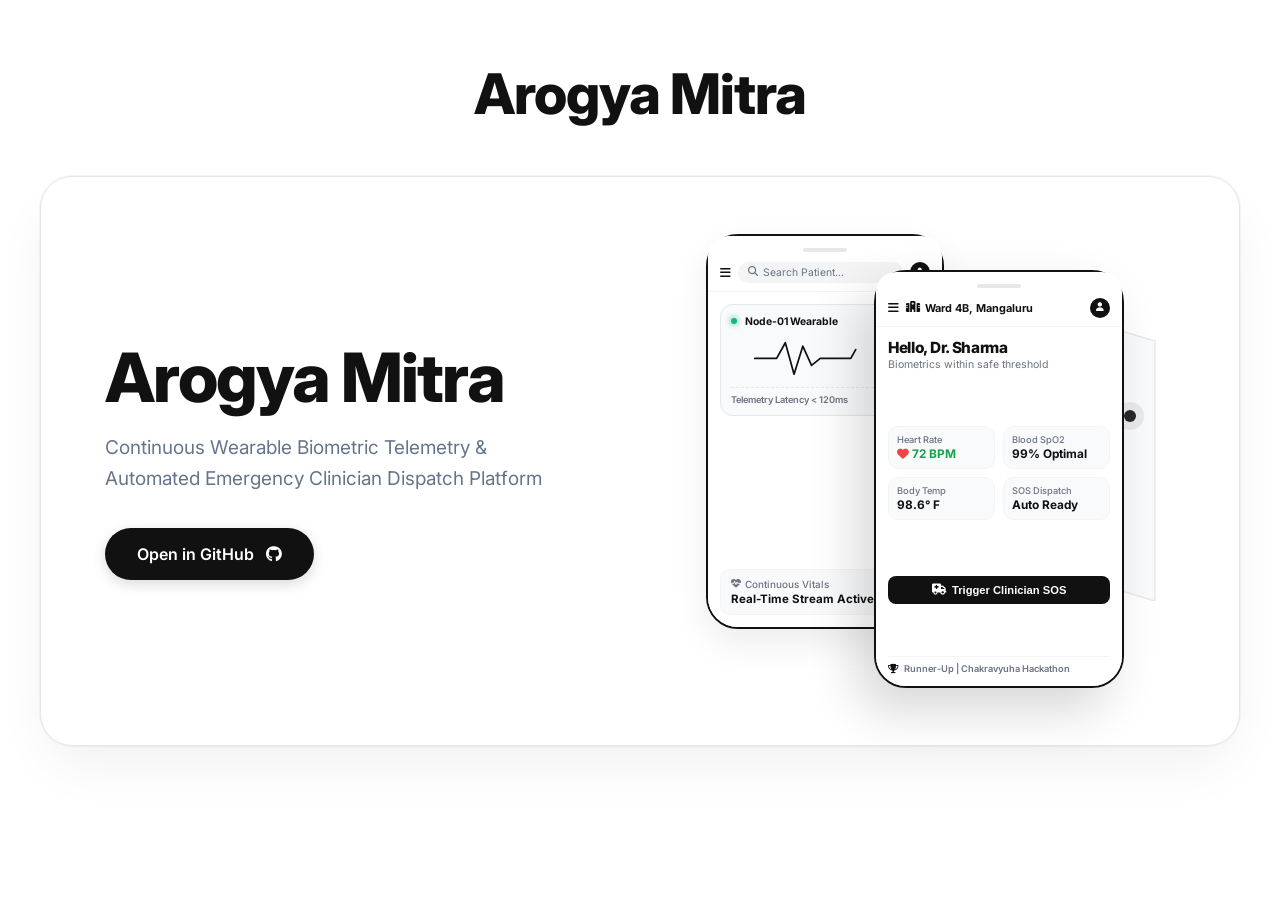
<file: arogya-mitra.html>
<!DOCTYPE html>
<html lang="en">
<head>
  <meta charset="UTF-8">
  <meta name="viewport" content="width=device-width, initial-scale=1.0, viewport-fit=cover">
  <title>Arogya Mitra | Continuous Wearable Biometric Telemetry</title>

  <!-- Google Fonts: Inter, JetBrains Mono -->
  <link rel="preconnect" href="https://fonts.googleapis.com">
  <link rel="preconnect" href="https://fonts.gstatic.com" crossorigin>
  <link href="https://fonts.googleapis.com/css2?family=Inter:wght@400;500;600;700;800;900&family=JetBrains+Mono:wght@400;500;700&display=swap" rel="stylesheet">

  <!-- FontAwesome Icons -->
  <link rel="stylesheet" href="https://cdnjs.cloudflare.com/ajax/libs/font-awesome/6.5.1/css/all.min.css">

  <style>
    /* Design Tokens: Black & White Theme */
    :root {
      --bg-page: #ffffff;
      --bg-card: #ffffff;
      --text-main: #111111;
      --text-muted: #64748b;
      --border-card: #e5e7eb;
      --font-main: 'Inter', -apple-system, BlinkMacSystemFont, sans-serif;
    }

    * {
      box-sizing: border-box;
      margin: 0;
      padding: 0;
    }

    /* PAGE: White background (#ffffff) */
    body {
      background-color: var(--bg-page);
      font-family: var(--font-main);
      min-height: 100vh;
      display: flex;
      flex-direction: column;
      align-items: center;
      justify-content: flex-start;
      padding: 60px 24px 80px 24px;
      color: var(--text-main);
      -webkit-font-smoothing: antialiased;
    }

    /* Centered heading "Arogya Mitra", Inter, weight 800, ~56px, color #111, letter-spacing -0.02em */
    .page-heading {
      font-size: clamp(40px, 5vw, 56px);
      font-weight: 800;
      color: #111111;
      letter-spacing: -0.02em;
      text-align: center;
      margin-bottom: 48px;
    }

    /* HERO CARD: max-width ~1200px, min-height ~570px, radius 32px, background #ffffff */
    .hero-card {
      width: 100%;
      max-width: 1200px;
      min-height: 570px;
      background: var(--bg-card);
      border: 1.5px solid var(--border-card);
      border-radius: 32px;
      position: relative;
      overflow: visible;
      box-shadow: 0 24px 60px -15px rgba(0, 0, 0, 0.08), 0 0 1px 1px rgba(0, 0, 0, 0.04);
      display: flex;
      align-items: center;
      padding: 50px 64px;
    }

    /* Two-column layout */
    .card-layout {
      width: 100%;
      display: flex;
      align-items: center;
      justify-content: space-between;
      gap: 56px;
      position: relative;
      z-index: 2;
    }

    /* LEFT: Title, Description, Button */
    .left-col {
      flex: 1;
      max-width: 500px;
      display: flex;
      flex-direction: column;
      align-items: flex-start;
    }

    .project-title {
      font-size: clamp(48px, 6vw, 68px);
      font-weight: 800;
      color: #111111;
      letter-spacing: -0.03em;
      line-height: 1.05;
      margin-bottom: 20px;
    }

    .project-tagline {
      font-size: 19px;
      color: var(--text-muted);
      line-height: 1.6;
      margin-bottom: 34px;
      max-width: 480px;
      font-weight: 400;
    }

    /* Solid black pill button "Open in GitHub" + GitHub icon */
    .btn-github {
      background: #111111;
      color: #ffffff;
      font-family: var(--font-main);
      font-size: 16px;
      font-weight: 600;
      padding: 16px 32px;
      border-radius: 999px;
      display: inline-flex;
      align-items: center;
      gap: 12px;
      text-decoration: none;
      transition: all 0.25s cubic-bezier(0.16, 1, 0.3, 1);
      box-shadow: 0 4px 14px rgba(0, 0, 0, 0.15);
    }

    .btn-github:hover {
      background: #27272a;
      color: #ffffff;
      transform: translateY(-2px);
      box-shadow: 0 8px 24px rgba(0, 0, 0, 0.25);
    }

    /* RIGHT: Vector Backdrop & Dual Phone Mockups */
    .right-col {
      position: relative;
      display: flex;
      align-items: center;
      justify-content: center;
      width: 520px;
      min-height: 460px;
    }

    /* Folded Vector Map Backdrop */
    .vector-backdrop {
      position: absolute;
      right: 10px;
      top: 50%;
      transform: translateY(-50%);
      width: 320px;
      height: 280px;
      pointer-events: none;
      z-index: 1;
      opacity: 0.9;
    }

    .vector-svg {
      width: 100%;
      height: 100%;
    }

    /* Dual Phones Container */
    .dual-phones-wrap {
      position: relative;
      display: flex;
      align-items: flex-start;
      justify-content: center;
      width: 100%;
      z-index: 2;
    }

    .phone-mockup {
      background: #ffffff;
      border-radius: 32px;
      display: flex;
      flex-direction: column;
      position: relative;
      transition: transform 0.3s cubic-bezier(0.16, 1, 0.3, 1), box-shadow 0.3s ease;
      user-select: none;
      box-sizing: border-box;
    }

    /* Back Phone */
    .phone-back {
      width: 238px;
      height: 395px;
      border: 2.5px solid #111111;
      box-shadow: 0 14px 34px rgba(0, 0, 0, 0.08);
      z-index: 1;
    }

    /* Front Phone */
    .phone-front {
      width: 250px;
      height: 418px;
      border: 2.5px solid #111111;
      box-shadow: -16px 22px 50px rgba(0, 0, 0, 0.16);
      z-index: 2;
      margin-left: -70px;
      margin-top: 36px;
      animation: floatSlow 5s ease-in-out infinite;
    }

    @keyframes floatSlow {
      0%, 100% { transform: translateY(0); }
      50% { transform: translateY(-8px); }
    }

    .dual-phones-wrap:hover .phone-back {
      transform: translateY(-4px) translateX(-3px);
    }

    .dual-phones-wrap:hover .phone-front {
      transform: translateY(-12px) translateX(3px);
      box-shadow: -20px 28px 60px rgba(0, 0, 0, 0.24);
    }

    /* Phone Speaker Notch */
    .phone-speaker-bar {
      height: 20px;
      display: flex;
      align-items: center;
      justify-content: center;
      padding-top: 8px;
      background: inherit;
      border-top-left-radius: 30px;
      border-top-right-radius: 30px;
    }

    .phone-camera-lens {
      width: 44px;
      height: 4px;
      background: #e5e7eb;
      border-radius: 9999px;
    }

    .phone-screen {
      flex: 1;
      display: flex;
      flex-direction: column;
      overflow: hidden;
      background: #ffffff;
      border-bottom-left-radius: 30px;
      border-bottom-right-radius: 30px;
    }

    .phone-screen-header {
      display: flex;
      align-items: center;
      justify-content: space-between;
      padding: 0.35rem 0.75rem 0.5rem;
      border-bottom: 1px solid #f3f4f6;
      gap: 0.45rem;
    }

    .phone-header-icon {
      font-size: 0.76rem;
      color: #111111;
    }

    .phone-search-pill {
      display: flex;
      align-items: center;
      gap: 0.35rem;
      background: #f3f4f6;
      border-radius: 9999px;
      padding: 0.25rem 0.6rem;
      font-size: 0.65rem;
      color: #6b7280;
      flex: 1;
    }

    .phone-location-tag {
      display: flex;
      align-items: center;
      gap: 0.3rem;
      font-size: 0.68rem;
      font-weight: 700;
      color: #111111;
      flex: 1;
      white-space: nowrap;
    }

    .phone-location-tag i {
      color: #111111;
      font-size: 0.7rem;
    }

    .phone-avatar-dot {
      width: 20px;
      height: 20px;
      border-radius: 50%;
      background: #111111;
      color: #ffffff;
      display: flex;
      align-items: center;
      justify-content: center;
      font-size: 0.55rem;
    }

    .phone-screen-body {
      padding: 0.75rem;
      display: flex;
      flex-direction: column;
      flex: 1;
      justify-content: space-between;
    }

    /* Live ECG Animated Waveform */
    .phone-ecg-view {
      background: #f9fafb;
      border-radius: 12px;
      border: 1px solid #e5e7eb;
      padding: 0.65rem;
    }

    .phone-map-header {
      display: flex;
      align-items: center;
      gap: 0.45rem;
      margin-bottom: 0.4rem;
    }

    .pulse-dot {
      width: 6px;
      height: 6px;
      border-radius: 50%;
      background: #10b981;
      box-shadow: 0 0 6px #10b981;
    }

    .phone-map-status {
      font-size: 0.65rem;
      font-weight: 700;
      color: #111111;
    }

    .vital-wave-canvas {
      height: 48px;
      display: flex;
      align-items: center;
      justify-content: center;
      overflow: hidden;
    }

    .vital-phone-svg {
      width: 100%;
      height: 100%;
    }

    .ecg-animated-path {
      stroke-dasharray: 200;
      animation: ecgPulse 2.6s linear infinite;
    }

    @keyframes ecgPulse {
      0% { stroke-dashoffset: 200; }
      100% { stroke-dashoffset: -200; }
    }

    .phone-map-footer {
      font-size: 0.58rem;
      color: #6b7280;
      font-weight: 600;
      border-top: 1px dashed #e5e7eb;
      padding-top: 0.35rem;
      margin-top: 0.3rem;
    }

    .phone-sub-card {
      background: #f9fafb;
      border: 1px solid #f3f4f6;
      border-radius: 10px;
      padding: 0.5rem 0.6rem;
      display: flex;
      flex-direction: column;
      gap: 0.15rem;
    }

    .psc-label {
      font-size: 0.62rem;
      color: #6b7280;
      font-weight: 500;
      display: flex;
      align-items: center;
      gap: 0.3rem;
    }

    .psc-val {
      font-size: 0.72rem;
      font-weight: 700;
      color: #111111;
    }

    /* Front Phone Content */
    .phone-greeting-box {
      margin-bottom: 0.5rem;
    }

    .phone-greeting-title {
      font-size: 0.96rem;
      font-weight: 800;
      color: #111111;
      letter-spacing: -0.02em;
      line-height: 1.15;
    }

    .phone-greeting-sub {
      font-size: 0.66rem;
      color: #6b7280;
      margin-top: 2px;
    }

    .phone-quick-grid {
      display: grid;
      grid-template-columns: 1fr 1fr;
      gap: 0.45rem;
      margin-bottom: 0.55rem;
    }

    .phone-quick-card {
      background: #f9fafb;
      border: 1px solid #f3f4f6;
      border-radius: 10px;
      padding: 0.45rem 0.5rem;
      display: flex;
      flex-direction: column;
    }

    .pqc-label {
      font-size: 0.58rem;
      color: #6b7280;
      font-weight: 500;
      margin-bottom: 0.15rem;
    }

    .pqc-val {
      font-size: 0.74rem;
      font-weight: 700;
      color: #111111;
    }

    .pqc-val.highlight {
      color: #16a34a;
    }

    .beat-icon {
      color: #ef4444;
      display: inline-block;
      animation: heartBeat 1.4s ease-in-out infinite;
    }

    @keyframes heartBeat {
      0%, 100% { transform: scale(1); }
      50% { transform: scale(1.3); }
    }

    /* Black Clinician SOS button */
    .phone-action-btn {
      background: #111111;
      color: #ffffff;
      font-size: 0.7rem;
      font-weight: 600;
      padding: 0.5rem 0.65rem;
      border-radius: 8px;
      border: none;
      cursor: pointer;
      display: flex;
      align-items: center;
      justify-content: center;
      gap: 0.4rem;
      transition: all 0.2s ease;
      width: 100%;
    }

    .phone-action-btn:hover {
      background: #27272a;
      transform: scale(1.02);
    }

    .phone-award-strip {
      display: flex;
      align-items: center;
      gap: 0.35rem;
      font-size: 0.58rem;
      color: #6b7280;
      font-weight: 600;
      margin-top: 0.4rem;
      padding-top: 0.35rem;
      border-top: 1px solid #f3f4f6;
    }

    .phone-award-strip i {
      color: #111111;
    }

    /* Responsive */
    @media (max-width: 1024px) {
      .hero-card {
        padding: 44px 32px;
      }
      .card-layout {
        flex-direction: column;
        align-items: center;
        text-align: center;
        gap: 40px;
      }
      .left-col {
        align-items: center;
        max-width: 100%;
      }
      .project-title {
        font-size: 46px;
      }
    }

    @media (max-width: 600px) {
      body {
        padding: 40px 16px 60px 16px;
      }
      .hero-card {
        padding: 32px 18px;
        border-radius: 24px;
      }
      .right-col {
        width: 100%;
        min-height: auto;
      }
      .vector-backdrop {
        display: none;
      }
      .phone-mockup.phone-back {
        display: none;
      }
      .phone-mockup.phone-front {
        margin-left: 0;
        margin-top: 0;
        width: 100%;
        max-width: 270px;
      }
    }
  </style>
</head>
<body>

  <!-- PAGE HEADING -->
  <h1 class="page-heading">Arogya Mitra</h1>

  <!-- HERO CARD (Black and White Theme) -->
  <div class="hero-card">
    <div class="card-layout">
      <!-- LEFT COLUMN -->
      <div class="left-col">
        <h2 class="project-title">Arogya Mitra</h2>
        <p class="project-tagline">Continuous Wearable Biometric Telemetry &amp; Automated Emergency Clinician Dispatch Platform</p>
        <a href="https://github.com/Rifan108" target="_blank" rel="noopener noreferrer" class="btn-github">
          Open in GitHub <i class="fa-brands fa-github"></i>
        </a>
      </div>

      <!-- RIGHT COLUMN: Dual Phones & Vector Backdrop -->
      <div class="right-col">
        <!-- Folded Vector Route Map in Background -->
        <div class="vector-backdrop" aria-hidden="true">
          <svg class="vector-svg" viewBox="0 0 320 280" fill="none" xmlns="http://www.w3.org/2000/svg">
            <polygon points="20,20 100,0 100,260 20,280" fill="#f3f4f6" stroke="#e5e7eb" stroke-width="1.5" />
            <polygon points="100,0 180,25 180,285 100,260" fill="#f9fafb" stroke="#e5e7eb" stroke-width="1.5" />
            <polygon points="180,25 260,5 260,265 180,285" fill="#f3f4f6" stroke="#e5e7eb" stroke-width="1.5" />
            <polygon points="260,5 310,20 310,280 260,265" fill="#f9fafb" stroke="#e5e7eb" stroke-width="1.5" />
            <path d="M40 220 L90 140 L170 170 L285 95" stroke="#9ca3af" stroke-width="2.5" stroke-dasharray="4,4" />
            <circle cx="285" cy="95" r="14" fill="#e5e7eb" />
            <circle cx="285" cy="95" r="6" fill="#111111" />
            <circle cx="90" cy="140" r="4" fill="#6b7280" />
          </svg>
        </div>

        <div class="dual-phones-wrap">
          <!-- Back Phone: Animated ECG Waveform -->
          <div class="phone-mockup phone-back">
            <div class="phone-speaker-bar"><span class="phone-camera-lens"></span></div>
            <div class="phone-screen">
              <div class="phone-screen-header">
                <span class="phone-header-icon"><i class="fa-solid fa-bars"></i></span>
                <div class="phone-search-pill">
                  <i class="fa-solid fa-magnifying-glass"></i>
                  <span>Search Patient...</span>
                </div>
                <div class="phone-avatar-dot"><i class="fa-solid fa-user-doctor"></i></div>
              </div>
              <div class="phone-screen-body">
                <div class="phone-ecg-view">
                  <div class="phone-map-header">
                    <span class="pulse-dot"></span>
                    <span class="phone-map-status">Node-01 Wearable</span>
                  </div>
                  <div class="vital-wave-canvas">
                    <svg viewBox="0 0 160 55" class="vital-phone-svg" fill="none" xmlns="http://www.w3.org/2000/svg">
                      <path class="ecg-animated-path"
                        d="M0 28 L25 28 L35 10 L45 46 L55 14 L65 36 L75 28 L110 28 L120 10 L130 46 L140 18 L150 28 L160 28"
                        stroke="#111111" stroke-width="2" stroke-linecap="round" stroke-linejoin="round" />
                    </svg>
                  </div>
                  <div class="phone-map-footer">
                    <span>Telemetry Latency &lt; 120ms</span>
                  </div>
                </div>
                <div class="phone-sub-card">
                  <span class="psc-label"><i class="fa-solid fa-heart-pulse"></i> Continuous Vitals</span>
                  <span class="psc-val">Real-Time Stream Active</span>
                </div>
              </div>
            </div>
          </div>

          <!-- Front Phone: Clinician SOS Dashboard -->
          <div class="phone-mockup phone-front">
            <div class="phone-speaker-bar"><span class="phone-camera-lens"></span></div>
            <div class="phone-screen">
              <div class="phone-screen-header">
                <span class="phone-header-icon"><i class="fa-solid fa-bars"></i></span>
                <div class="phone-location-tag">
                  <i class="fa-solid fa-hospital"></i>
                  <span>Ward 4B, Mangaluru</span>
                </div>
                <div class="phone-avatar-dot"><i class="fa-solid fa-user"></i></div>
              </div>
              <div class="phone-screen-body">
                <div class="phone-greeting-box">
                  <h3 class="phone-greeting-title">Hello, Dr. Sharma</h3>
                  <p class="phone-greeting-sub">Biometrics within safe threshold</p>
                </div>

                <div class="phone-quick-grid">
                  <div class="phone-quick-card">
                    <span class="pqc-label">Heart Rate</span>
                    <span class="pqc-val highlight"><i class="fa-solid fa-heart beat-icon"></i> 72 BPM</span>
                  </div>
                  <div class="phone-quick-card">
                    <span class="pqc-label">Blood SpO2</span>
                    <span class="pqc-val">99% Optimal</span>
                  </div>
                  <div class="phone-quick-card">
                    <span class="pqc-label">Body Temp</span>
                    <span class="pqc-val">98.6° F</span>
                  </div>
                  <div class="phone-quick-card">
                    <span class="pqc-label">SOS Dispatch</span>
                    <span class="pqc-val">Auto Ready</span>
                  </div>
                </div>

                <!-- Interactive SOS Action Button -->
                <button type="button" class="phone-action-btn" id="btn-sos">
                  <i class="fa-solid fa-truck-medical"></i> <span>Trigger Clinician SOS</span>
                </button>

                <div class="phone-award-strip">
                  <i class="fa-solid fa-trophy"></i> <span>Runner-Up | Chakravyuha Hackathon</span>
                </div>
              </div>
            </div>
          </div>

        </div>
      </div>
    </div>
  </div>

  <script>
    // Clinician SOS interaction
    const sosBtn = document.getElementById('btn-sos');
    if (sosBtn) {
      sosBtn.addEventListener('click', () => {
        sosBtn.style.transform = 'scale(0.95)';
        sosBtn.innerHTML = '<i class="fa-solid fa-spinner fa-spin"></i> <span>Transmitting SOS...</span>';
        setTimeout(() => {
          sosBtn.style.transform = '';
          sosBtn.innerHTML = '<i class="fa-solid fa-circle-check"></i> <span>Clinician Alerted!</span>';
          setTimeout(() => {
            sosBtn.innerHTML = '<i class="fa-solid fa-truck-medical"></i> <span>Trigger Clinician SOS</span>';
          }, 3500);
        }, 800);
      });
    }
  </script>
</body>
</html>
</file>
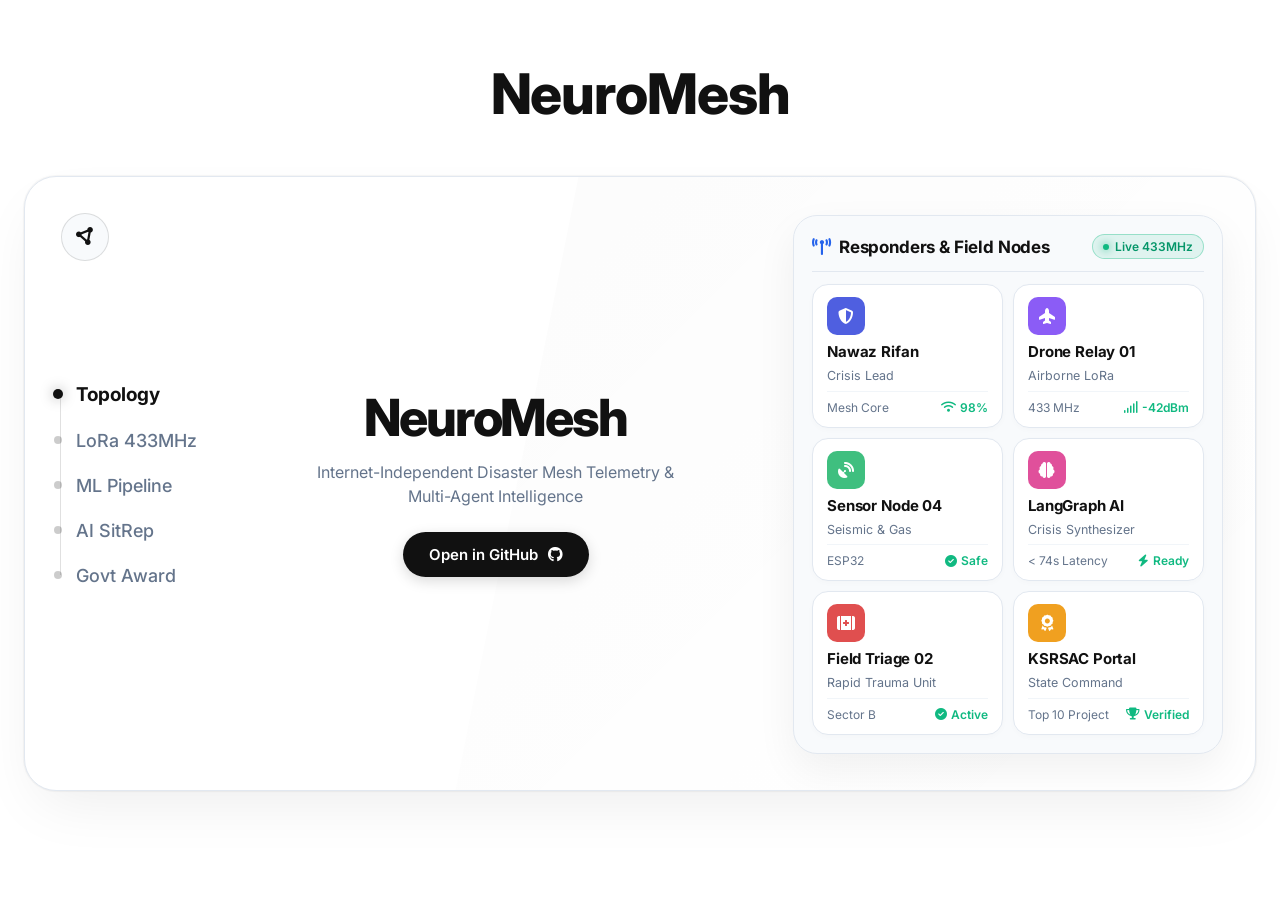
<file: neuromesh.html>
<!DOCTYPE html>
<html lang="en">
<head>
  <meta charset="UTF-8">
  <meta name="viewport" content="width=device-width, initial-scale=1.0, viewport-fit=cover">
  <title>NeuroMesh | Disaster Mesh Telemetry</title>

  <!-- Google Fonts: Inter, JetBrains Mono -->
  <link rel="preconnect" href="https://fonts.googleapis.com">
  <link rel="preconnect" href="https://fonts.gstatic.com" crossorigin>
  <link href="https://fonts.googleapis.com/css2?family=Inter:wght@400;500;600;700;800;900&family=JetBrains+Mono:wght@400;500;700&display=swap" rel="stylesheet">

  <!-- FontAwesome Icons -->
  <link rel="stylesheet" href="https://cdnjs.cloudflare.com/ajax/libs/font-awesome/6.5.1/css/all.min.css">

  <style>
    /* Design Tokens: Light Mode (White Card & Black Text) */
    :root {
      --bg-card: #ffffff;
      --bg-panel: #f8fafc;
      --border: #e2e8f0;
      --text-main: #111111;
      --text-muted: #64748b;
      --green: #10b981;
      --blue: #2563eb;
      --font-main: 'Inter', -apple-system, BlinkMacSystemFont, sans-serif;
      --font-mono: 'JetBrains Mono', monospace;
    }

    * {
      box-sizing: border-box;
      margin: 0;
      padding: 0;
    }

    /* PAGE: White background (#ffffff) */
    body {
      background-color: #ffffff;
      font-family: var(--font-main);
      min-height: 100vh;
      display: flex;
      flex-direction: column;
      align-items: center;
      justify-content: flex-start;
      padding: 60px 24px 80px 24px;
      color: #111111;
      -webkit-font-smoothing: antialiased;
    }

    /* Centered heading "NeuroMesh", Inter, weight 800, ~56px, color #111, letter-spacing -0.02em */
    .page-heading {
      font-size: clamp(40px, 5vw, 56px);
      font-weight: 800;
      color: #111111;
      letter-spacing: -0.02em;
      text-align: center;
      margin-bottom: 48px;
    }

    /* HERO CARD: max-width ~1240px, min-height ~540px, radius 32px, background #ffffff */
    .hero-card {
      width: 100%;
      max-width: 1240px;
      min-height: 540px;
      background: var(--bg-card);
      border: 1.5px solid var(--border);
      border-radius: 32px;
      position: relative;
      overflow: hidden;
      box-shadow: 0 24px 60px -15px rgba(0, 0, 0, 0.08), 0 0 1px 1px rgba(0, 0, 0, 0.04);
      display: flex;
      align-items: center;
      padding: 38px 32px 36px 28px;
      color: var(--text-main);
    }

    /* Faint diagonal light panel: subtle slanted overlay */
    .diagonal-light-panel {
      position: absolute;
      inset: 0;
      clip-path: polygon(45% 0, 100% 0, 100% 100%, 35% 100%);
      background: linear-gradient(135deg, rgba(0, 0, 0, 0.02) 0%, rgba(0, 0, 0, 0.003) 70%, transparent 100%);
      pointer-events: none;
      z-index: 1;
    }

    /* TOP-LEFT: 48px circular button */
    .top-left-circle-btn {
      position: absolute;
      top: 36px;
      left: 36px;
      width: 48px;
      height: 48px;
      border-radius: 50%;
      border: 1px solid rgba(0, 0, 0, 0.12);
      background: #f8fafc;
      display: flex;
      align-items: center;
      justify-content: center;
      color: #111111;
      font-size: 18px;
      cursor: pointer;
      z-index: 5;
      transition: all 0.25s ease;
    }

    .top-left-circle-btn:hover {
      background: #e2e8f0;
      border-color: rgba(0, 0, 0, 0.25);
      transform: scale(1.05);
    }

    /* Three zones: left nav, center title block, right dashboard */
    .hero-layout {
      width: 100%;
      display: grid;
      grid-template-columns: 145px minmax(0, 1fr) minmax(360px, 430px);
      align-items: center;
      gap: 20px;
      position: relative;
      z-index: 2;
    }

    /* LEFT: VERTICAL NAV */
    .vertical-nav {
      display: flex;
      flex-direction: column;
      gap: 18px;
      position: relative;
      padding-left: 18px;
      user-select: none;
    }

    .vertical-nav-line {
      position: absolute;
      left: 7px;
      top: 14px;
      bottom: 14px;
      width: 1px;
      background: rgba(0, 0, 0, 0.12);
      pointer-events: none;
    }

    .nav-item {
      background: none;
      border: none;
      display: flex;
      align-items: center;
      gap: 14px;
      cursor: pointer;
      font-family: var(--font-main);
      font-size: 18px;
      color: var(--text-muted);
      font-weight: 500;
      text-align: left;
      padding: 3px 0;
      transition: all 250ms ease;
      white-space: nowrap;
    }

    .nav-dot {
      width: 8px;
      height: 8px;
      border-radius: 50%;
      background: rgba(0, 0, 0, 0.2);
      margin-left: -17px;
      z-index: 3;
      transition: all 250ms ease;
      flex-shrink: 0;
    }

    .nav-item:hover {
      color: #111111;
      transform: translateX(3px);
    }

    .nav-item.active {
      color: #111111;
      font-weight: 700;
      font-size: 19px;
    }

    .nav-item.active .nav-dot {
      background: #111111;
      box-shadow: 0 0 10px rgba(0, 0, 0, 0.35);
      transform: scale(1.25);
    }

    /* CENTER: TITLE BLOCK */
    .center-title-block {
      display: flex;
      flex-direction: column;
      align-items: center;
      text-align: center;
      padding: 0 12px;
      min-width: 0;
    }

    .title-neuromesh {
      font-size: clamp(36px, 4vw, 64px);
      font-weight: 800;
      color: #111111;
      letter-spacing: -0.04em;
      line-height: 1;
      margin-bottom: 18px;
      text-shadow: none;
      word-break: normal;
      overflow-wrap: break-word;
    }

    .subtitle-neuromesh {
      font-size: 16px;
      font-weight: 400;
      color: var(--text-muted);
      line-height: 1.45;
      max-width: 380px;
      margin-bottom: 24px;
    }

    /* Solid Black pill button "Open in GitHub" + GitHub icon */
    .btn-white-github {
      background: #111111;
      color: #ffffff;
      font-family: var(--font-main);
      font-weight: 600;
      font-size: 15px;
      padding: 13px 26px;
      border-radius: 999px;
      border: none;
      display: inline-flex;
      align-items: center;
      gap: 10px;
      text-decoration: none;
      transition: all 0.25s cubic-bezier(0.16, 1, 0.3, 1);
      box-shadow: 0 4px 14px rgba(0, 0, 0, 0.15);
      white-space: nowrap;
    }

    .btn-white-github:hover {
      background: #27272a;
      color: #ffffff;
      transform: translateY(-2px);
      box-shadow: 0 8px 22px rgba(0, 0, 0, 0.25);
    }

    /* RIGHT: "Responders & Field Nodes" PANEL */
    .dashboard-panel {
      width: 100%;
      max-width: 430px;
      background: var(--bg-panel);
      border: 1px solid var(--border);
      border-radius: 24px;
      padding: 18px 18px;
      box-shadow: 0 16px 40px rgba(0, 0, 0, 0.06);
      user-select: none;
      box-sizing: border-box;
    }

    .panel-header {
      display: flex;
      align-items: center;
      justify-content: space-between;
      margin-bottom: 12px;
      gap: 8px;
    }

    .panel-header-left {
      display: flex;
      align-items: center;
      gap: 8px;
      min-width: 0;
    }

    .antenna-icon {
      color: var(--blue);
      font-size: 17px;
      flex-shrink: 0;
    }

    .panel-title {
      color: #111111;
      font-size: 17px;
      font-weight: 700;
      letter-spacing: -0.01em;
      white-space: nowrap;
    }

    /* Green pill badge "Live 433MHz" with pulsing green dot */
    .live-badge {
      display: inline-flex;
      align-items: center;
      gap: 6px;
      font-size: 12px;
      font-weight: 600;
      color: #059669;
      background: rgba(16, 185, 129, 0.1);
      border: 1px solid rgba(16, 185, 129, 0.35);
      padding: 4px 10px;
      border-radius: 999px;
      white-space: nowrap;
      flex-shrink: 0;
    }

    .live-dot {
      width: 6px;
      height: 6px;
      border-radius: 50%;
      background: #10b981;
      box-shadow: 0 0 8px #10b981;
      animation: pulseGreen 1.8s infinite;
    }

    @keyframes pulseGreen {
      0% { transform: scale(0.9); box-shadow: 0 0 0 0 rgba(16, 185, 129, 0.7); }
      70% { transform: scale(1.1); box-shadow: 0 0 0 7px rgba(16, 185, 129, 0); }
      100% { transform: scale(0.9); box-shadow: 0 0 0 0 rgba(16, 185, 129, 0); }
    }

    /* Divider under header */
    .panel-divider {
      height: 1px;
      background: var(--border);
      width: 100%;
      margin-bottom: 12px;
    }

    /* 2-column grid of node cards (gap 20px) */
    .node-grid {
      display: grid;
      grid-template-columns: repeat(2, minmax(0, 1fr));
      gap: 10px;
    }

    .node-card {
      background: #ffffff;
      border: 1px solid var(--border);
      border-radius: 16px;
      padding: 12px 14px;
      display: flex;
      flex-direction: column;
      gap: 6px;
      transition: all 0.25s cubic-bezier(0.16, 1, 0.3, 1);
      box-sizing: border-box;
      box-shadow: 0 2px 6px rgba(0, 0, 0, 0.02);
      min-width: 0;
    }

    .node-card:hover {
      background: #ffffff;
      border-color: #cbd5e1;
      transform: translateY(-2px);
      box-shadow: 0 8px 20px rgba(0, 0, 0, 0.08);
    }

    /* 38px colored icon tile with white icon */
    .icon-tile {
      width: 38px;
      height: 38px;
      border-radius: 10px;
      display: flex;
      align-items: center;
      justify-content: center;
      font-size: 16px;
      color: #ffffff;
      margin-bottom: 2px;
    }

    .tile-shield { background: #4f5fe0; }
    .tile-plane { background: #8b5cf6; }
    .tile-radar { background: #3fbf7f; }
    .tile-brain { background: #e0509b; }
    .tile-cross { background: #e04f4f; }
    .tile-award { background: #f0a020; }

    .node-name {
      color: #111111;
      font-size: 15px;
      font-weight: 700;
      letter-spacing: -0.01em;
      line-height: 1.2;
      white-space: nowrap;
      overflow: hidden;
      text-overflow: ellipsis;
    }

    .node-role {
      color: var(--text-muted);
      font-size: 12.5px;
      line-height: 1.25;
      margin-top: 1px;
      white-space: nowrap;
      overflow: hidden;
      text-overflow: ellipsis;
    }

    .node-card-divider {
      height: 1px;
      background: #f1f5f9;
      width: 100%;
      margin: 1px 0;
    }

    .node-footer {
      display: flex;
      align-items: center;
      justify-content: space-between;
      font-size: 12px;
      margin-top: 1px;
    }

    .node-label {
      color: var(--text-muted);
      white-space: nowrap;
    }

    .node-status {
      color: var(--green);
      font-weight: 600;
      display: inline-flex;
      align-items: center;
      gap: 4px;
      white-space: nowrap;
    }

    /* Responsive */
    @media (max-width: 1120px) {
      .hero-layout {
        grid-template-columns: 1fr;
        gap: 26px;
      }

      .vertical-nav {
        flex-direction: row;
        flex-wrap: wrap;
        justify-content: center;
        padding-left: 0;
        gap: 8px;
      }

      .vertical-nav-line,
      .nav-dot {
        display: none;
      }

      .nav-item {
        background: #f1f5f9;
        border: 1px solid rgba(0, 0, 0, 0.06);
        border-radius: 999px;
        padding: 6px 14px;
        font-size: 13.5px;
        color: #475569;
      }

      .nav-item.active {
        background: #111111;
        color: #ffffff;
        font-size: 13.5px;
        font-weight: 600;
      }

      .center-title-block {
        text-align: center;
        align-items: center;
        padding: 0;
      }

      .title-neuromesh {
        font-size: 46px;
      }

      .subtitle-neuromesh {
        font-size: 15.5px;
        max-width: 480px;
      }

      .dashboard-panel {
        display: block !important;
        width: 100%;
        max-width: 480px;
        margin: 0 auto;
      }
    }

    @media (max-width: 768px) {
      body {
        padding: 40px 16px 60px 16px;
      }
      .hero-card {
        padding: 48px 24px 36px 24px;
        border-radius: 24px;
      }
      .hero-layout {
        grid-template-columns: 1fr;
        gap: 32px;
      }
      .vertical-nav {
        flex-direction: row;
        flex-wrap: wrap;
        padding-left: 0;
        gap: 10px;
      }
      .vertical-nav-line {
        display: none;
      }
      .nav-dot {
        display: none;
      }
      .nav-item {
        background: rgba(255, 255, 255, 0.06);
        border: 1px solid rgba(255, 255, 255, 0.1);
        border-radius: 999px;
        padding: 8px 16px;
        font-size: 14px;
      }
      .nav-item.active {
        background: #ffffff;
        color: #111111;
        font-size: 14px;
      }
      .title-neuromesh {
        font-size: 38px;
      }
      .subtitle-neuromesh {
        font-size: 15px;
      }
      .panel-header {
        flex-wrap: wrap;
        gap: 6px 8px;
      }
      .panel-title {
        font-size: clamp(13px, 3.8vw, 16px);
        white-space: normal;
        line-height: 1.25;
      }
      .live-badge {
        font-size: 11px;
        padding: 3px 8px;
        flex-shrink: 0;
      }
      .dashboard-panel {
        width: 100%;
        max-width: 100%;
        padding: 14px 10px;
        box-sizing: border-box;
      }
      .hero-card {
        width: 100%;
        max-width: 100%;
        padding: 28px 14px 24px 14px;
        box-sizing: border-box;
      }
    }
  </style>
</head>
<body>

  <!-- PAGE HEADING -->
  <h1 class="page-heading">NeuroMesh</h1>

  <!-- HERO CARD -->
  <div class="hero-card">
    <!-- Slanted diagonal light panel facet -->
    <div class="diagonal-light-panel" aria-hidden="true"></div>

    <!-- Top-Left Circle Icon Button -->
    <button type="button" class="top-left-circle-btn" aria-label="Network Topology" title="Mesh Topology">
      <i class="fa-solid fa-circle-nodes"></i>
    </button>

    <!-- Three Zones Layout -->
    <div class="hero-layout">

      <!-- LEFT: VERTICAL NAV -->
      <nav class="vertical-nav" aria-label="Architecture Navigation">
        <div class="vertical-nav-line" aria-hidden="true"></div>

        <button type="button" class="nav-item active" data-nav="topology">
          <span class="nav-dot"></span>
          <span>Topology</span>
        </button>

        <button type="button" class="nav-item" data-nav="lora">
          <span class="nav-dot"></span>
          <span>LoRa 433MHz</span>
        </button>

        <button type="button" class="nav-item" data-nav="ml">
          <span class="nav-dot"></span>
          <span>ML Pipeline</span>
        </button>

        <button type="button" class="nav-item" data-nav="sitrep">
          <span class="nav-dot"></span>
          <span>AI SitRep</span>
        </button>

        <button type="button" class="nav-item" data-nav="award">
          <span class="nav-dot"></span>
          <span>Govt Award</span>
        </button>
      </nav>

      <!-- CENTER: TITLE BLOCK -->
      <div class="center-title-block">
        <h2 class="title-neuromesh">NeuroMesh</h2>
        <p class="subtitle-neuromesh">Internet-Independent Disaster Mesh Telemetry &amp; Multi-Agent Intelligence</p>
        <a href="https://github.com/Rifan108" target="_blank" rel="noopener noreferrer" class="btn-white-github">
          Open in GitHub <i class="fa-brands fa-github"></i>
        </a>
      </div>

      <!-- RIGHT: "Responders & Field Nodes" PANEL -->
      <aside class="dashboard-panel" aria-label="Responders & Field Nodes">
        <div class="panel-header">
          <div class="panel-header-left">
            <i class="fa-solid fa-tower-broadcast antenna-icon"></i>
            <h3 class="panel-title">Responders &amp; Field Nodes</h3>
          </div>
          <div class="live-badge">
            <span class="live-dot"></span>
            <span>Live 433MHz</span>
          </div>
        </div>

        <div class="panel-divider" aria-hidden="true"></div>

        <!-- 2-Column Grid of 6 Node Cards -->
        <div class="node-grid">

          <!-- 1. Nawaz Rifan -->
          <div class="node-card">
            <div class="icon-tile tile-shield">
              <i class="fa-solid fa-shield-halved"></i>
            </div>
            <h4 class="node-name">Nawaz Rifan</h4>
            <span class="node-role">Crisis Lead</span>
            <div class="node-card-divider" aria-hidden="true"></div>
            <div class="node-footer">
              <span class="node-label">Mesh Core</span>
              <span class="node-status" id="wifi-status"><i class="fa-solid fa-wifi"></i> <span id="wifi-val">98%</span></span>
            </div>
          </div>

          <!-- 2. Drone Relay 01 -->
          <div class="node-card">
            <div class="icon-tile tile-plane">
              <i class="fa-solid fa-plane-up"></i>
            </div>
            <h4 class="node-name">Drone Relay 01</h4>
            <span class="node-role">Airborne LoRa</span>
            <div class="node-card-divider" aria-hidden="true"></div>
            <div class="node-footer">
              <span class="node-label">433 MHz</span>
              <span class="node-status" id="signal-status"><i class="fa-solid fa-signal"></i> <span id="signal-val">-42dBm</span></span>
            </div>
          </div>

          <!-- 3. Sensor Node 04 -->
          <div class="node-card">
            <div class="icon-tile tile-radar">
              <i class="fa-solid fa-satellite-dish"></i>
            </div>
            <h4 class="node-name">Sensor Node 04</h4>
            <span class="node-role">Seismic &amp; Gas</span>
            <div class="node-card-divider" aria-hidden="true"></div>
            <div class="node-footer">
              <span class="node-label">ESP32</span>
              <span class="node-status"><i class="fa-solid fa-circle-check"></i> Safe</span>
            </div>
          </div>

          <!-- 4. LangGraph AI -->
          <div class="node-card">
            <div class="icon-tile tile-brain">
              <i class="fa-solid fa-brain"></i>
            </div>
            <h4 class="node-name">LangGraph AI</h4>
            <span class="node-role">Crisis Synthesizer</span>
            <div class="node-card-divider" aria-hidden="true"></div>
            <div class="node-footer">
              <span class="node-label">&lt; 74s Latency</span>
              <span class="node-status"><i class="fa-solid fa-bolt"></i> Ready</span>
            </div>
          </div>

          <!-- 5. Field Triage 02 -->
          <div class="node-card">
            <div class="icon-tile tile-cross">
              <i class="fa-solid fa-kit-medical"></i>
            </div>
            <h4 class="node-name">Field Triage 02</h4>
            <span class="node-role">Rapid Trauma Unit</span>
            <div class="node-card-divider" aria-hidden="true"></div>
            <div class="node-footer">
              <span class="node-label">Sector B</span>
              <span class="node-status"><i class="fa-solid fa-circle-check"></i> Active</span>
            </div>
          </div>

          <!-- 6. KSRSAC Portal -->
          <div class="node-card">
            <div class="icon-tile tile-award">
              <i class="fa-solid fa-award"></i>
            </div>
            <h4 class="node-name">KSRSAC Portal</h4>
            <span class="node-role">State Command</span>
            <div class="node-card-divider" aria-hidden="true"></div>
            <div class="node-footer">
              <span class="node-label">Top 10 Project</span>
              <span class="node-status"><i class="fa-solid fa-trophy"></i> Verified</span>
            </div>
          </div>

        </div>
      </aside>

    </div>
  </div>

  <script>
    // Live Telemetry Fluctuation Simulation every 2s
    const wifiVal = document.getElementById('wifi-val');
    const signalVal = document.getElementById('signal-val');

    setInterval(() => {
      if (wifiVal) {
        // Fluctuate between 96% and 99%
        const randomWifi = Math.floor(Math.random() * 4) + 96;
        wifiVal.textContent = randomWifi + '%';
      }
      if (signalVal) {
        // Fluctuate between -40dBm and -45dBm
        const randomDb = -(Math.floor(Math.random() * 6) + 40);
        signalVal.textContent = randomDb + 'dBm';
      }
    }, 2000);

    // Interactive Vertical Navigation
    const navItems = document.querySelectorAll('.nav-item');
    navItems.forEach(item => {
      item.addEventListener('click', () => {
        navItems.forEach(n => n.classList.remove('active'));
        item.classList.add('active');
      });
    });
  </script>
</body>
</html>
</file>
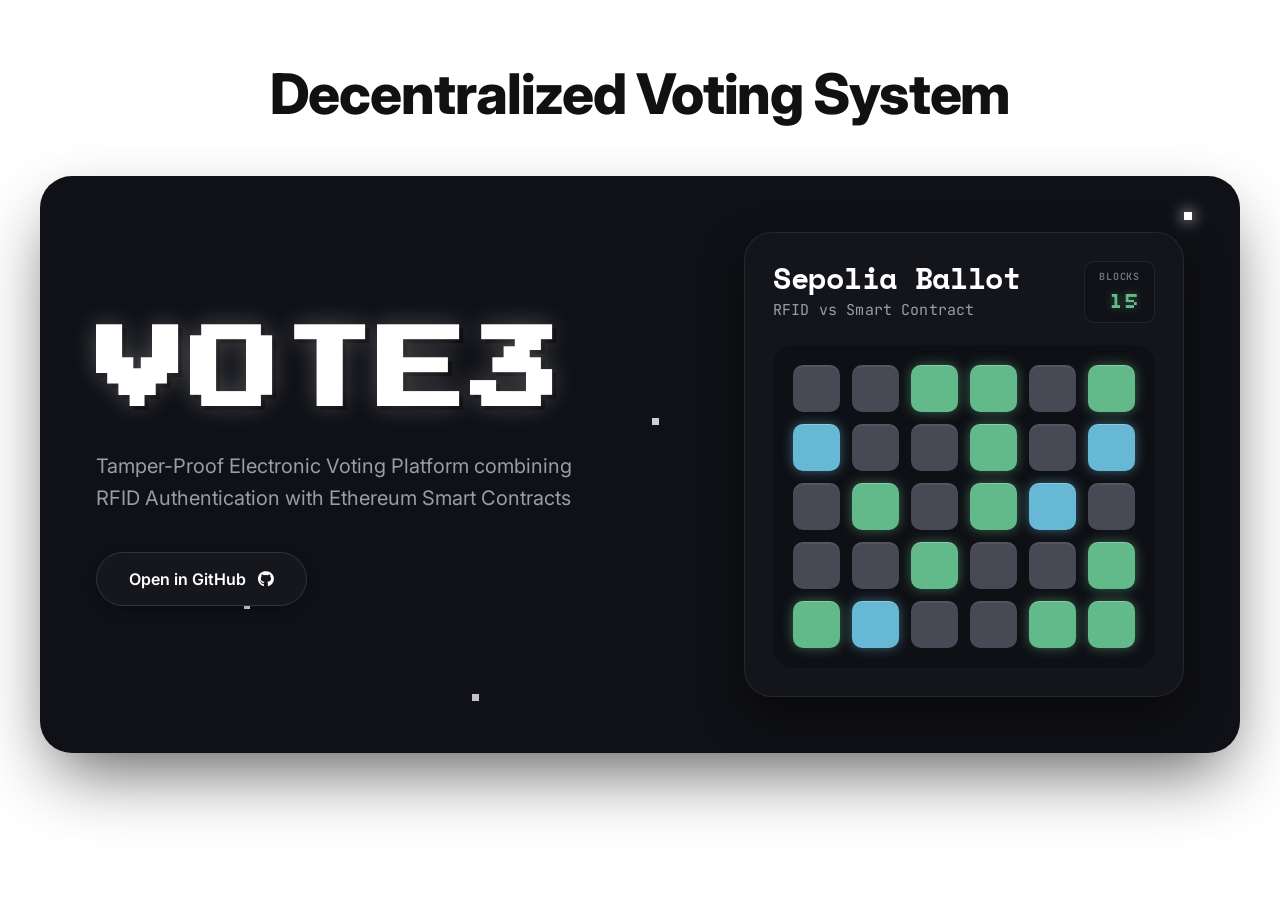
<file: vote3.html>
<!DOCTYPE html>
<html lang="en">
<head>
  <meta charset="UTF-8">
  <meta name="viewport" content="width=device-width, initial-scale=1.0, viewport-fit=cover">
  <title>Decentralized Voting System | Vote3</title>
  
  <!-- Google Fonts: Inter, Pixelify Sans, Silkscreen, Press Start 2P, Space Mono, JetBrains Mono -->
  <link rel="preconnect" href="https://fonts.googleapis.com">
  <link rel="preconnect" href="https://fonts.gstatic.com" crossorigin>
  <link href="https://fonts.googleapis.com/css2?family=Inter:wght@400;500;600;700;800&family=JetBrains+Mono:wght@400;500;700&family=Pixelify+Sans:wght@600;700&family=Press+Start+2P&family=Silkscreen:wght@400;700&family=Space+Mono:wght@400;700&display=swap" rel="stylesheet">
  
  <!-- FontAwesome Icons -->
  <link rel="stylesheet" href="https://cdnjs.cloudflare.com/ajax/libs/font-awesome/6.5.1/css/all.min.css">
  
  <style>
    /* CSS Variables matching Color Tokens */
    :root {
      --bg-card: #101116;
      --bg-panel: #14151b;
      --bg-inset: #0f1015;
      --tile-empty: #474a54;
      --tile-green: #62b98a;
      --tile-blue: #66b8d4;
      --text-muted: #9a9ca6;
      --border: rgba(255, 255, 255, 0.08);
    }

    * {
      box-sizing: border-box;
      margin: 0;
      padding: 0;
    }

    /* PAGE: White page background (#ffffff) */
    body {
      background-color: #ffffff;
      font-family: 'Inter', -apple-system, BlinkMacSystemFont, sans-serif;
      min-height: 100vh;
      display: flex;
      flex-direction: column;
      align-items: center;
      justify-content: flex-start;
      padding: 60px 24px 80px 24px;
      color: #111111;
      -webkit-font-smoothing: antialiased;
    }

    /* Centered heading "Decentralized Voting System", Inter, weight 800, ~48-56px, color #111, tight letter-spacing (-0.02em) */
    .page-heading {
      font-size: clamp(40px, 5vw, 56px);
      font-weight: 800;
      color: #111111;
      letter-spacing: -0.02em;
      text-align: center;
      margin-bottom: 48px;
    }

    /* HERO CARD: max-width ~1200px, background #101116, border-radius 32px, padding 56px, soft large shadow */
    .hero-card {
      width: 100%;
      max-width: 1200px;
      background: var(--bg-card);
      border-radius: 32px;
      padding: 56px;
      position: relative;
      overflow: hidden;
      box-shadow: 0 30px 70px -15px rgba(0, 0, 0, 0.65), 0 0 1px 1px rgba(255, 255, 255, 0.06);
    }

    /* Pixel Dust Dots (6-8px) floating/twinkling */
    .pixel-dust {
      position: absolute;
      background: #ffffff;
      border-radius: 0;
      pointer-events: none;
      z-index: 1;
      animation: pixelFloat 5s ease-in-out infinite alternate;
    }

    .pd-top-right {
      top: 36px;
      right: 48px;
      width: 8px;
      height: 8px;
      box-shadow: 0 0 14px rgba(255, 255, 255, 0.95), 0 0 24px rgba(255, 255, 255, 0.45);
      animation: none;
    }

    .pd-center {
      top: 42%;
      left: 51%;
      width: 7px;
      height: 7px;
      opacity: 0.8;
      animation-delay: 0.2s;
    }

    .pd-lower-left {
      top: 74%;
      left: 17%;
      width: 6px;
      height: 6px;
      opacity: 0.85;
      animation-delay: 1.5s;
    }

    .pd-bottom {
      bottom: 9%;
      left: 36%;
      width: 7px;
      height: 7px;
      opacity: 0.75;
      animation-delay: 0.8s;
    }

    @keyframes pixelFloat {
      0% {
        opacity: 0.35;
        transform: translateY(0px) scale(0.9);
      }
      50% {
        opacity: 1;
        transform: translateY(-5px) scale(1.1);
      }
      100% {
        opacity: 0.45;
        transform: translateY(-9px) scale(0.95);
      }
    }

    /* Two-column layout: left text, right ballot widget (stack on mobile) */
    .hero-grid {
      display: flex;
      align-items: center;
      justify-content: space-between;
      gap: 56px;
      position: relative;
      z-index: 2;
    }

    /* LEFT COLUMN */
    .left-col {
      flex: 1;
      max-width: 540px;
      display: flex;
      flex-direction: column;
      align-items: flex-start;
    }

    /* Huge "VOTE3" logo text in a chunky pixel font */
    .vote3-title {
      font-family: 'Press Start 2P', 'Silkscreen', monospace;
      font-size: clamp(52px, 7vw, 100px);
      font-weight: 700;
      color: #ffffff;
      letter-spacing: 0.04em;
      line-height: 1.1;
      margin-bottom: 28px;
      text-shadow: 0 0 24px rgba(255, 255, 255, 0.25), 4px 4px 0 rgba(0, 0, 0, 0.6);
      user-select: none;
    }

    /* Description in Inter, 20px, color #9a9ca6, line-height 1.6, max-width 520px */
    .vote3-desc {
      font-family: 'Inter', sans-serif;
      font-size: 20px;
      color: var(--text-muted);
      line-height: 1.6;
      max-width: 520px;
      margin-bottom: 38px;
      font-weight: 400;
    }

    /* Pill button "Open in GitHub" + GitHub icon */
    .btn-github {
      background: #16171d;
      border: 1px solid rgba(255, 255, 255, 0.12);
      border-radius: 999px;
      padding: 16px 32px;
      color: #ffffff;
      font-family: 'Inter', sans-serif;
      font-size: 16px;
      font-weight: 600;
      display: inline-flex;
      align-items: center;
      gap: 12px;
      text-decoration: none;
      transition: all 0.25s cubic-bezier(0.16, 1, 0.3, 1);
      box-shadow: 0 4px 12px rgba(0, 0, 0, 0.25);
    }

    .btn-github:hover {
      background: #1c1e26;
      border-color: rgba(255, 255, 255, 0.35);
      box-shadow: 0 8px 24px rgba(0, 0, 0, 0.4);
      transform: translateY(-2px);
    }

    /* RIGHT COLUMN: "Sepolia Ballot" widget */
    .ballot-widget {
      width: 440px;
      max-width: 100%;
      background: var(--bg-panel);
      border: 1px solid var(--border);
      border-radius: 28px;
      padding: 28px;
      box-shadow: 0 20px 45px rgba(0, 0, 0, 0.45);
      user-select: none;
    }

    .ballot-header {
      display: flex;
      align-items: flex-start;
      justify-content: space-between;
      margin-bottom: 22px;
    }

    .ballot-title-group {
      display: flex;
      flex-direction: column;
    }

    .ballot-title {
      font-family: 'Space Mono', 'Silkscreen', monospace;
      font-size: 30px;
      color: #ffffff;
      font-weight: 700;
      letter-spacing: -0.01em;
      line-height: 1.1;
    }

    .ballot-subtitle {
      font-family: 'JetBrains Mono', 'Space Mono', monospace;
      font-size: 15px;
      color: var(--text-muted);
      margin-top: 6px;
      letter-spacing: 0.01em;
    }

    /* Top-right badge: label "BLOCKS" and count "16" in green */
    .blocks-badge {
      background: var(--bg-card);
      border: 1px solid var(--border);
      border-radius: 10px;
      padding: 8px 14px;
      display: flex;
      flex-direction: column;
      align-items: flex-end;
      min-width: 58px;
    }

    .blocks-label {
      font-size: 10px;
      color: #6b7280;
      text-transform: uppercase;
      font-weight: 700;
      letter-spacing: 0.08em;
      font-family: 'JetBrains Mono', monospace;
    }

    .blocks-count {
      font-family: 'Silkscreen', 'Press Start 2P', monospace;
      font-size: 22px;
      color: var(--tile-green);
      text-shadow: 0 0 10px rgba(98, 185, 138, 0.5);
      transition: transform 0.2s cubic-bezier(0.34, 1.56, 0.64, 1);
      margin-top: 2px;
    }

    /* 6 columns x 5 rows grid inside a darker inset container (#0f1015, radius 20px, padding 20px) */
    .grid-container {
      display: grid;
      grid-template-columns: repeat(6, 1fr);
      gap: 12px;
      background: var(--bg-inset);
      border-radius: 20px;
      padding: 20px;
    }

    .tile {
      aspect-ratio: 1;
      background: var(--tile-empty);
      border-radius: 10px;
      cursor: pointer;
      transition: all 0.3s cubic-bezier(0.34, 1.56, 0.64, 1);
      border-top: 1px solid rgba(255, 255, 255, 0.08);
      box-shadow: inset 0 1px 0 rgba(255, 255, 255, 0.06);
    }

    .tile:hover {
      transform: scale(1.08);
    }

    .tile.active-green {
      background: var(--tile-green);
      box-shadow: 0 0 12px rgba(98, 185, 138, 0.5);
      border-top-color: rgba(255, 255, 255, 0.25);
    }

    .tile.active-cyan {
      background: var(--tile-blue);
      box-shadow: 0 0 12px rgba(102, 184, 212, 0.5);
      border-top-color: rgba(255, 255, 255, 0.25);
    }

    .tile.just-clicked {
      transform: scale(1.18);
      filter: brightness(1.3);
    }

    /* Responsive Design */
    @media (max-width: 980px) {
      .hero-card {
        padding: 40px 24px;
        border-radius: 24px;
      }
      .hero-grid {
        flex-direction: column;
        align-items: center;
        gap: 40px;
      }
      .left-col {
        max-width: 100%;
        width: 100%;
        align-items: center;
        text-align: center;
      }
      .vote3-title {
        font-size: clamp(52px, 12vw, 84px);
      }
      .vote3-desc {
        font-size: 18px;
      }
      .ballot-widget {
        width: 100%;
        max-width: 440px;
        padding: 22px;
      }
      .ballot-title {
        font-size: 26px;
      }
    }

    @media (max-width: 480px) {
      body {
        padding: 40px 16px 60px 16px;
      }
      .page-heading {
        font-size: 32px;
        margin-bottom: 32px;
      }
      .hero-card {
        padding: 28px 16px;
      }
      .vote3-title {
        font-size: 48px;
      }
      .vote3-desc {
        font-size: 16px;
      }
      .grid-container {
        gap: 8px;
        padding: 14px;
      }
      .tile {
        border-radius: 6px;
      }
      .ballot-title {
        font-size: 20px;
      }
      .ballot-subtitle {
        font-size: 12px;
      }
    }
  </style>
</head>
<body>

  <!-- PAGE HEADING: Centered heading "Decentralized Voting System" -->
  <h1 class="page-heading">Decentralized Voting System</h1>

  <!-- HERO CARD -->
  <div class="hero-card">
    <!-- Pixel Dust scattered dots -->
    <div class="pixel-dust pd-top-right"></div>
    <div class="pixel-dust pd-center"></div>
    <div class="pixel-dust pd-lower-left"></div>
    <div class="pixel-dust pd-bottom"></div>

    <div class="hero-grid">
      <!-- LEFT COLUMN -->
      <div class="left-col">
        <h2 class="vote3-title">VOTE3</h2>
        <p class="vote3-desc">Tamper-Proof Electronic Voting Platform combining RFID Authentication with Ethereum Smart Contracts</p>
        <a href="https://github.com/Rifan108" target="_blank" rel="noopener noreferrer" class="btn-github">
          Open in GitHub <i class="fa-brands fa-github"></i>
        </a>
      </div>

      <!-- RIGHT COLUMN: Sepolia Ballot widget -->
      <div class="ballot-widget">
        <div class="ballot-header">
          <div class="ballot-title-group">
            <h3 class="ballot-title">Sepolia Ballot</h3>
            <span class="ballot-subtitle">RFID vs Smart Contract</span>
          </div>
          <div class="blocks-badge">
            <span class="blocks-label">BLOCKS</span>
            <span class="blocks-count" id="blocks-count">16</span>
          </div>
        </div>

        <!-- 6 columns x 5 rows grid of rounded-square tiles (30 tiles total, 16 colored initially) -->
        <div class="grid-container" id="ballot-grid">
          <!-- Row 1 -->
          <div class="tile"></div>
          <div class="tile"></div>
          <div class="tile active-green"></div>
          <div class="tile active-green"></div>
          <div class="tile"></div>
          <div class="tile active-green"></div>
          <!-- Row 2 -->
          <div class="tile active-cyan"></div>
          <div class="tile"></div>
          <div class="tile"></div>
          <div class="tile active-green"></div>
          <div class="tile"></div>
          <div class="tile active-cyan"></div>
          <!-- Row 3 -->
          <div class="tile"></div>
          <div class="tile active-green"></div>
          <div class="tile"></div>
          <div class="tile active-green"></div>
          <div class="tile active-cyan"></div>
          <div class="tile"></div>
          <!-- Row 4 -->
          <div class="tile"></div>
          <div class="tile"></div>
          <div class="tile active-green"></div>
          <div class="tile"></div>
          <div class="tile"></div>
          <div class="tile active-green"></div>
          <!-- Row 5 -->
          <div class="tile active-green"></div>
          <div class="tile active-cyan"></div>
          <div class="tile"></div>
          <div class="tile"></div>
          <div class="tile active-green"></div>
          <div class="tile active-green"></div>
        </div>
      </div>
    </div>
  </div>

  <script>
    // Grid Simulation & Interaction Logic
    const grid = document.getElementById('ballot-grid');
    const counter = document.getElementById('blocks-count');
    const tiles = Array.from(grid.querySelectorAll('.tile'));

    function updateCounter(animate = false) {
      const count = grid.querySelectorAll('.active-green, .active-cyan').length;
      counter.textContent = count;
      if (animate) {
        counter.style.transform = 'scale(1.22)';
        setTimeout(() => { counter.style.transform = 'scale(1)'; }, 220);
      }
    }

    // Initialize counter to 16
    updateCounter();

    // Random mining animation every ~1.2s
    setInterval(() => {
      const randomIndex = Math.floor(Math.random() * tiles.length);
      const tile = tiles[randomIndex];
      const count = grid.querySelectorAll('.active-green, .active-cyan').length;

      if (!tile.classList.contains('active-green') && !tile.classList.contains('active-cyan')) {
        tile.classList.add('active-cyan');
        updateCounter(true);
      } else if (tile.classList.contains('active-cyan')) {
        tile.classList.remove('active-cyan');
        tile.classList.add('active-green');
        updateCounter(true);
      } else if (tile.classList.contains('active-green')) {
        if (count > 17 || Math.random() < 0.3) {
          tile.classList.remove('active-green');
          if (Math.random() < 0.5) tile.classList.add('active-cyan');
          updateCounter(false);
        }
      }
    }, 1200);

    // Interactive click handling
    grid.addEventListener('click', (e) => {
      const tile = e.target.closest('.tile');
      if (!tile) return;

      tile.classList.add('just-clicked');
      setTimeout(() => tile.classList.remove('just-clicked'), 250);

      if (tile.classList.contains('active-green')) {
        tile.classList.remove('active-green');
        tile.classList.add('active-cyan');
      } else if (tile.classList.contains('active-cyan')) {
        tile.classList.remove('active-cyan');
      } else {
        tile.classList.add('active-green');
      }
      updateCounter(true);
    });
  </script>
</body>
</html>
</file>
